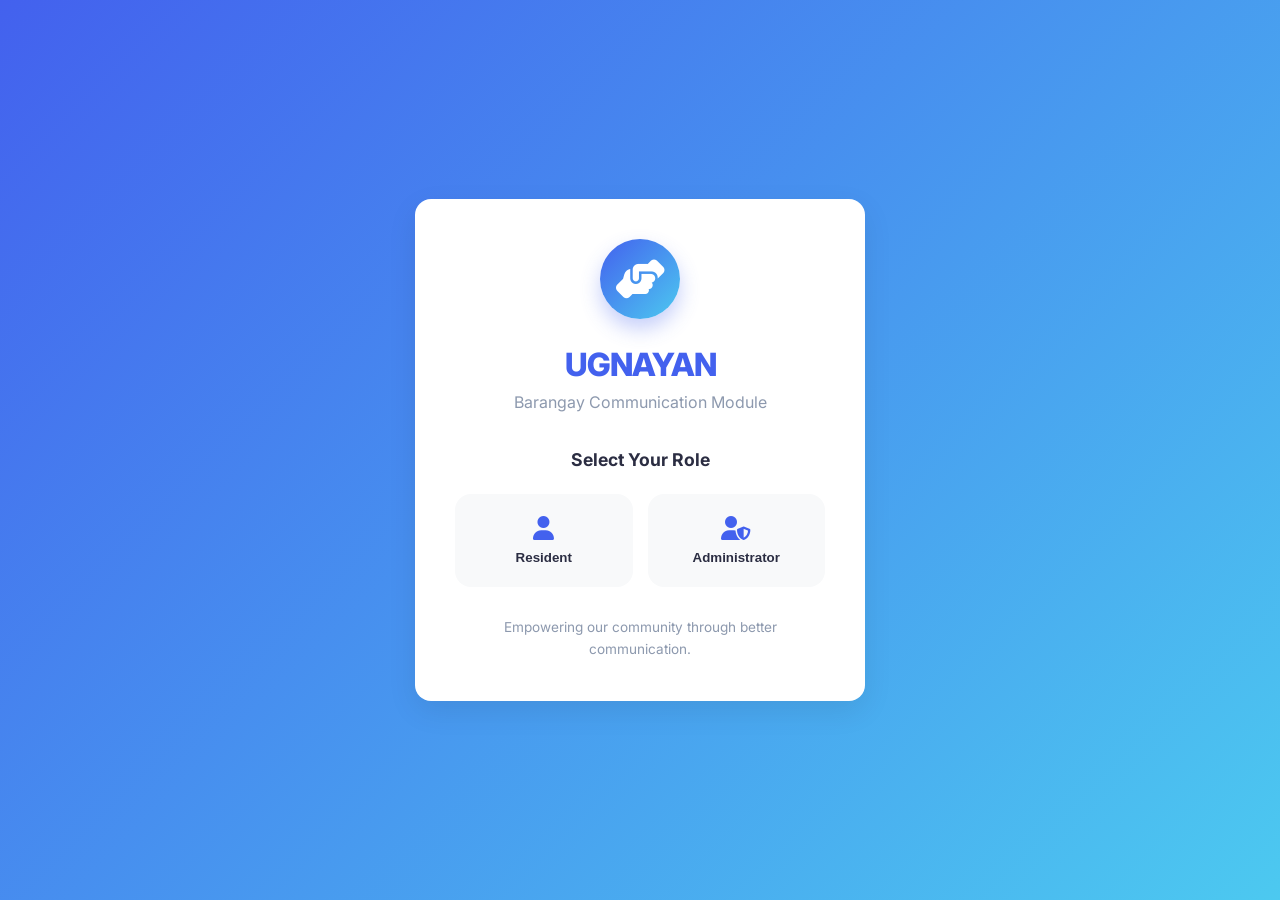
<file: 02/index.html>
<!DOCTYPE html>
<html lang="en">
<head>
    <meta charset="UTF-8">
    <meta name="viewport" content="width=device-width, initial-scale=1.0">
    <title>UGNAYAN | Barangay Communication System</title>
    <link rel="stylesheet" href="style.css">
    <!-- Google Fonts: Inter for modern typography -->
    <link href="https://fonts.googleapis.com/css2?family=Inter:wght@300;400;500;600;700&display=swap" rel="stylesheet">
    <!-- Font Awesome for icons -->
    <link rel="stylesheet" href="https://cdnjs.cloudflare.com/ajax/libs/font-awesome/6.4.0/css/all.min.css">
</head>
<body>
    <!-- Login Screen -->
    <div id="login-screen" class="screen active">
        <div class="login-card">
            <div class="login-header">
                <div class="logo-circle">
                    <i class="fas fa-hands-helping"></i>
                </div>
                <h1>UGNAYAN</h1>
                <p>Barangay Communication Module</p>
            </div>
            <div class="role-selection">
                <h3>Select Your Role</h3>
                <div class="role-buttons">
                    <button class="role-btn" onclick="app.login('resident')">
                        <i class="fas fa-user"></i>
                        <span>Resident</span>
                    </button>
                    <button class="role-btn" onclick="app.login('admin')">
                        <i class="fas fa-user-shield"></i>
                        <span>Administrator</span>
                    </button>
                </div>
            </div>
            <div class="login-footer">
                <p>Empowering our community through better communication.</p>
            </div>
        </div>
    </div>

    <!-- Main App Layout -->
    <div id="app-screen" class="screen">
        <!-- Sidebar -->
        <aside class="sidebar">
            <div class="sidebar-header">
                <i class="fas fa-hands-helping"></i>
                <span>UGNAYAN</span>
            </div>
            <nav class="sidebar-nav">
                <!-- Resident Nav -->
                <div id="resident-nav" class="nav-group">
                    <button class="nav-item active" onclick="app.switchTab('new-message')">
                        <i class="fas fa-paper-plane"></i> <span>Send Message</span>
                    </button>
                    <button class="nav-item" onclick="app.switchTab('history')">
                        <i class="fas fa-history"></i> <span>My History</span>
                    </button>
                    <button class="nav-item" onclick="app.switchTab('feedback')">
                        <i class="fas fa-star"></i> <span>Feedback</span>
                    </button>
                </div>
                <!-- Admin Nav -->
                <div id="admin-nav" class="nav-group hidden">
                    <button class="nav-item active" onclick="app.switchTab('inbox')">
                        <i class="fas fa-inbox"></i> <span>Inbox</span>
                    </button>
                    <button class="nav-item" onclick="app.switchTab('broadcast')">
                        <i class="fas fa-bullhorn"></i> <span>Broadcast</span>
                    </button>
                    <button class="nav-item" onclick="app.switchTab('logs')">
                        <i class="fas fa-list-alt"></i> <span>System Logs</span>
                    </button>
                </div>
            </nav>
            <div class="sidebar-footer">
                <div class="user-info">
                    <div class="user-avatar" id="user-avatar-initial">U</div>
                    <div class="user-details">
                        <span id="user-role-display">User</span>
                        <small>Online</small>
                    </div>
                </div>
                <button class="logout-btn" onclick="app.logout()">
                    <i class="fas fa-sign-out-alt"></i>
                </button>
            </div>
        </aside>

        <!-- Main Content -->
        <main class="content">
            <header class="content-header">
                <h2 id="tab-title">Dashboard</h2>
                <div class="header-actions">
                    <span id="current-date"></span>
                </div>
            </header>

            <div class="tab-content" id="main-content-area">
                <!-- RESIDENT TABS -->
                <!-- New Message Tab -->
                <section id="tab-new-message" class="tab-pane active">
                    <div class="card">
                        <h3>Send an Inquiry or Report</h3>
                        <p>Select a category and describe your concern clearly.</p>
                        <form id="message-form" onsubmit="app.sendMessage(event)">
                            <div class="form-group">
                                <label>Category</label>
                                <select id="msg-category" required>
                                    <option value="" disabled selected>Choose a category...</option>
                                    <option value="Complaint">Complaint</option>
                                    <option value="Request">Request</option>
                                    <option value="Inquiry">Inquiry</option>
                                </select>
                            </div>
                            <div class="form-group">
                                <label>Your Message</label>
                                <textarea id="msg-content" placeholder="Type your message here..." required></textarea>
                            </div>
                            <button type="submit" class="btn-primary">
                                <i class="fas fa-paper-plane"></i> Send Message
                            </button>
                        </form>
                    </div>
                </section>

                <!-- History Tab -->
                <section id="tab-history" class="tab-pane">
                    <div class="chat-container" id="resident-chat-history">
                        <!-- Messages will be loaded here -->
                        <div class="empty-state">
                            <i class="fas fa-comments"></i>
                            <p>No messages yet. Start a conversation!</p>
                        </div>
                    </div>
                </section>

                <!-- Feedback Tab -->
                <section id="tab-feedback" class="tab-pane">
                    <div class="card">
                        <h3>Community Feedback</h3>
                        <p>How can we improve our services?</p>
                        <form id="feedback-form" onsubmit="app.submitFeedback(event)">
                            <div class="form-group">
                                <label>Rating</label>
                                <div class="rating-stars">
                                    <input type="radio" name="rating" value="5" id="star5"><label for="star5">★</label>
                                    <input type="radio" name="rating" value="4" id="star4"><label for="star4">★</label>
                                    <input type="radio" name="rating" value="3" id="star3"><label for="star3">★</label>
                                    <input type="radio" name="rating" value="2" id="star2"><label for="star2">★</label>
                                    <input type="radio" name="rating" value="1" id="star1"><label for="star1">★</label>
                                </div>
                            </div>
                            <div class="form-group">
                                <label>Comments</label>
                                <textarea id="feedback-content" placeholder="Share your thoughts..." required></textarea>
                            </div>
                            <button type="submit" class="btn-primary">Submit Feedback</button>
                        </form>
                    </div>
                </section>

                <!-- ADMIN TABS -->
                <!-- Inbox Tab -->
                <section id="tab-inbox" class="tab-pane">
                    <div class="admin-inbox-layout">
                        <div class="message-list" id="admin-message-list">
                            <!-- Message list items -->
                        </div>
                        <div class="message-detail" id="admin-message-detail">
                            <div class="empty-state">
                                <i class="fas fa-envelope-open"></i>
                                <p>Select a message to view details and reply.</p>
                            </div>
                        </div>
                    </div>
                </section>

                <!-- Broadcast Tab -->
                <section id="tab-broadcast" class="tab-pane">
                    <div class="card">
                        <h3>Send Broadcast Announcement</h3>
                        <p>This message will be visible to all residents.</p>
                        <form id="broadcast-form" onsubmit="app.sendBroadcast(event)">
                            <div class="form-group">
                                <label>Announcement Title</label>
                                <input type="text" id="broadcast-title" placeholder="e.g., General Assembly" required>
                            </div>
                            <div class="form-group">
                                <label>Content</label>
                                <textarea id="broadcast-content" placeholder="Type the announcement details..." required></textarea>
                            </div>
                            <button type="submit" class="btn-accent">
                                <i class="fas fa-bullhorn"></i> Post Announcement
                            </button>
                        </form>
                    </div>
                    <div class="card mt-20">
                        <h3>Recent Broadcasts</h3>
                        <div id="broadcast-history-list">
                            <!-- Broadcasts will be listed here -->
                        </div>
                    </div>
                </section>

                <!-- Logs Tab -->
                <section id="tab-logs" class="tab-pane">
                    <div class="card">
                        <div class="card-header-flex">
                            <h3>Communication Logs</h3>
                            <button class="btn-outline btn-sm" onclick="app.clearLogs()">Clear Logs</button>
                        </div>
                        <div class="table-container">
                            <table class="data-table">
                                <thead>
                                    <tr>
                                        <th>Timestamp</th>
                                        <th>User</th>
                                        <th>Action</th>
                                        <th>Details</th>
                                    </tr>
                                </thead>
                                <tbody id="logs-table-body">
                                    <!-- Logs will be loaded here -->
                                </tbody>
                            </table>
                        </div>
                    </div>
                </section>
            </div>
        </main>
    </div>

    <!-- Toast Notification -->
    <div id="toast" class="toast">Message sent successfully!</div>

    <script src="script.js"></script>
</body>
</html>
</file>
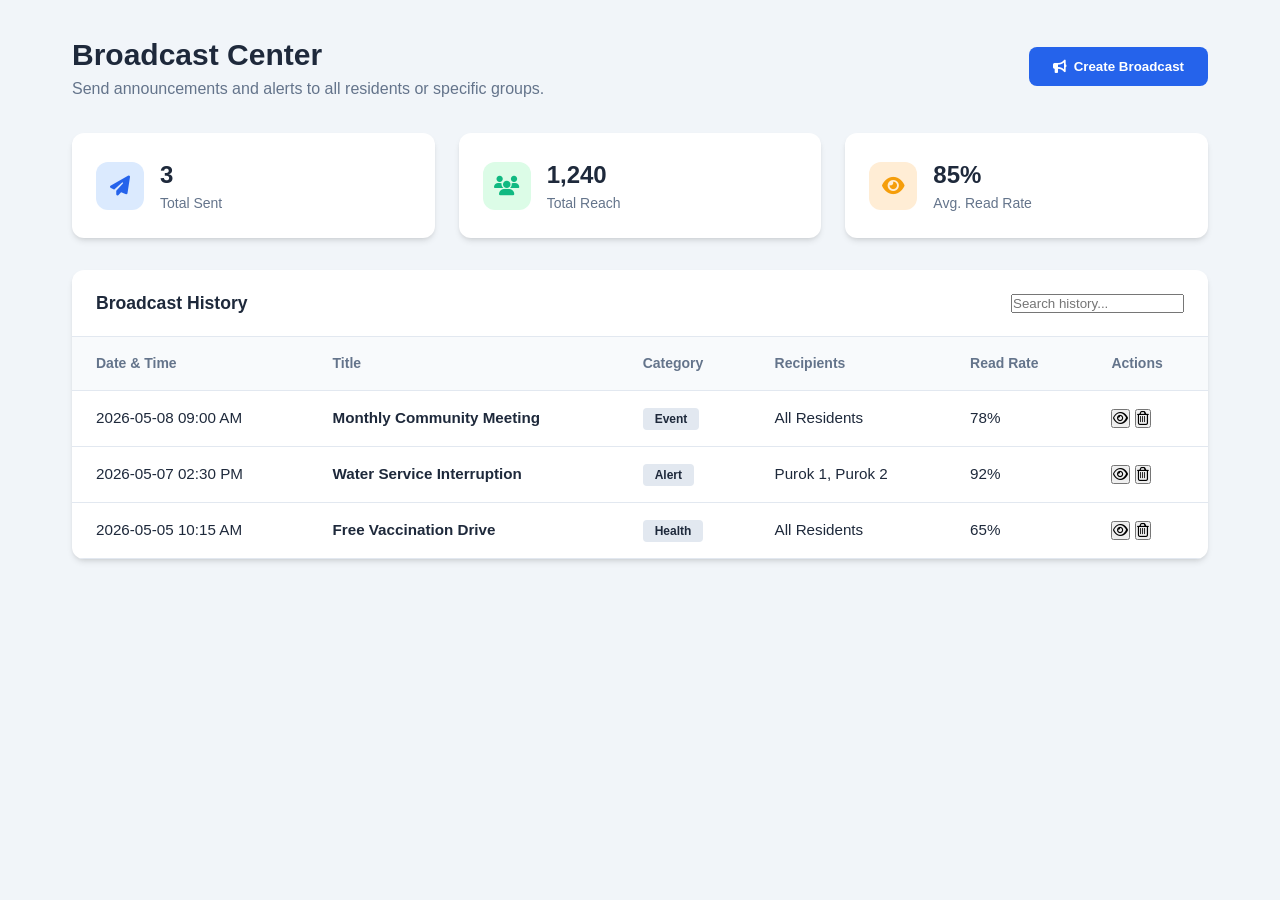
<file: ugnayan_modules/admin-broadcast/index.html>
<!DOCTYPE html>
<html lang="en">
<head>
    <meta charset="UTF-8">
    <meta name="viewport" content="width=device-width, initial-scale=1.0">
    <title>Admin Broadcast - Ugnayan</title>
    <link rel="stylesheet" href="styles.css">
    <link rel="stylesheet" href="https://cdnjs.cloudflare.com/ajax/libs/font-awesome/6.4.0/css/all.min.css">
</head>
<body>
    <div class="container">
        <header class="page-header">
            <div class="header-content">
                <h1>Broadcast Center</h1>
                <p>Send announcements and alerts to all residents or specific groups.</p>
            </div>
            <button id="new-broadcast-btn" class="btn-primary"><i class="fas fa-bullhorn"></i> Create Broadcast</button>
        </header>

        <div class="dashboard-grid">
            <!-- Broadcast Form Section -->
            <section id="broadcast-form-section" class="card hidden">
                <div class="card-header">
                    <h2>New Broadcast Message</h2>
                    <button id="close-form" class="btn-close">&times;</button>
                </div>
                <form id="broadcast-form">
                    <div class="form-row">
                        <div class="form-group">
                            <label for="title">Broadcast Title</label>
                            <input type="text" id="title" placeholder="e.g., Community Meeting" required>
                        </div>
                        <div class="form-group">
                            <label for="category">Category</label>
                            <select id="category" required>
                                <option value="Announcement">Announcement</option>
                                <option value="Alert">Alert</option>
                                <option value="Event">Event</option>
                                <option value="Reminder">Reminder</option>
                                <option value="Health">Health</option>
                            </select>
                        </div>
                    </div>

                    <div class="form-row">
                        <div class="form-group">
                            <label for="recipients">Recipients</label>
                            <select id="recipients" required>
                                <option value="All Residents">All Residents</option>
                                <option value="Purok 1">Purok 1</option>
                                <option value="Purok 2">Purok 2</option>
                                <option value="Purok 3">Purok 3</option>
                                <option value="Purok 4">Purok 4</option>
                                <option value="BHW Team">BHW Team</option>
                            </select>
                        </div>
                        <div class="form-group">
                            <label for="priority">Priority Level</label>
                            <div class="priority-selector">
                                <label class="priority-option">
                                    <input type="radio" name="priority" value="Normal" checked>
                                    <span class="priority-tag normal">Normal</span>
                                </label>
                                <label class="priority-option">
                                    <input type="radio" name="priority" value="High">
                                    <span class="priority-tag high">High</span>
                                </label>
                                <label class="priority-option">
                                    <input type="radio" name="priority" value="Urgent">
                                    <span class="priority-tag urgent">Urgent</span>
                                </label>
                            </div>
                        </div>
                    </div>

                    <div class="form-group">
                        <label for="message">Message Content</label>
                        <textarea id="message" rows="6" placeholder="Type your broadcast message here..." required></textarea>
                    </div>

                    <div class="form-actions">
                        <button type="button" id="preview-btn" class="btn-secondary">Preview</button>
                        <button type="submit" class="btn-primary">Send Broadcast Now</button>
                    </div>
                </form>
            </section>

            <!-- Stats Section -->
            <section class="stats-row">
                <div class="stat-card">
                    <div class="stat-icon blue"><i class="fas fa-paper-plane"></i></div>
                    <div class="stat-info">
                        <span class="stat-value" id="total-broadcasts">12</span>
                        <span class="stat-label">Total Sent</span>
                    </div>
                </div>
                <div class="stat-card">
                    <div class="stat-icon green"><i class="fas fa-users"></i></div>
                    <div class="stat-info">
                        <span class="stat-value">1,240</span>
                        <span class="stat-label">Total Reach</span>
                    </div>
                </div>
                <div class="stat-card">
                    <div class="stat-icon orange"><i class="fas fa-eye"></i></div>
                    <div class="stat-info">
                        <span class="stat-value">85%</span>
                        <span class="stat-label">Avg. Read Rate</span>
                    </div>
                </div>
            </section>

            <!-- History Section -->
            <section class="card">
                <div class="card-header">
                    <h2>Broadcast History</h2>
                    <div class="header-tools">
                        <input type="text" id="search-history" placeholder="Search history...">
                    </div>
                </div>
                <div class="table-container">
                    <table id="history-table">
                        <thead>
                            <tr>
                                <th>Date & Time</th>
                                <th>Title</th>
                                <th>Category</th>
                                <th>Recipients</th>
                                <th>Read Rate</th>
                                <th>Actions</th>
                            </tr>
                        </thead>
                        <tbody id="history-body">
                            <!-- History items will be populated here -->
                        </tbody>
                    </table>
                </div>
            </section>
        </div>
    </div>

    <!-- Preview Modal -->
    <div id="preview-modal" class="modal hidden">
        <div class="modal-content preview-content">
            <div class="modal-header">
                <h3>Broadcast Preview</h3>
                <button class="close-modal">&times;</button>
            </div>
            <div class="preview-body">
                <div class="preview-card">
                    <div class="preview-header">
                        <span id="preview-category-tag" class="category-tag">Announcement</span>
                        <span id="preview-priority-tag" class="priority-tag normal">Normal</span>
                    </div>
                    <h2 id="preview-title">Title Goes Here</h2>
                    <p id="preview-message">Message content goes here...</p>
                    <div class="preview-footer">
                        <span>Sent by: Barangay Admin</span>
                        <span id="preview-date">Just now</span>
                    </div>
                </div>
            </div>
            <div class="modal-footer">
                <button class="btn-secondary close-modal">Edit Message</button>
                <button id="confirm-send" class="btn-primary">Confirm & Send</button>
            </div>
        </div>
    </div>

    <script src="script.js"></script>
</body>
</html>
</file>
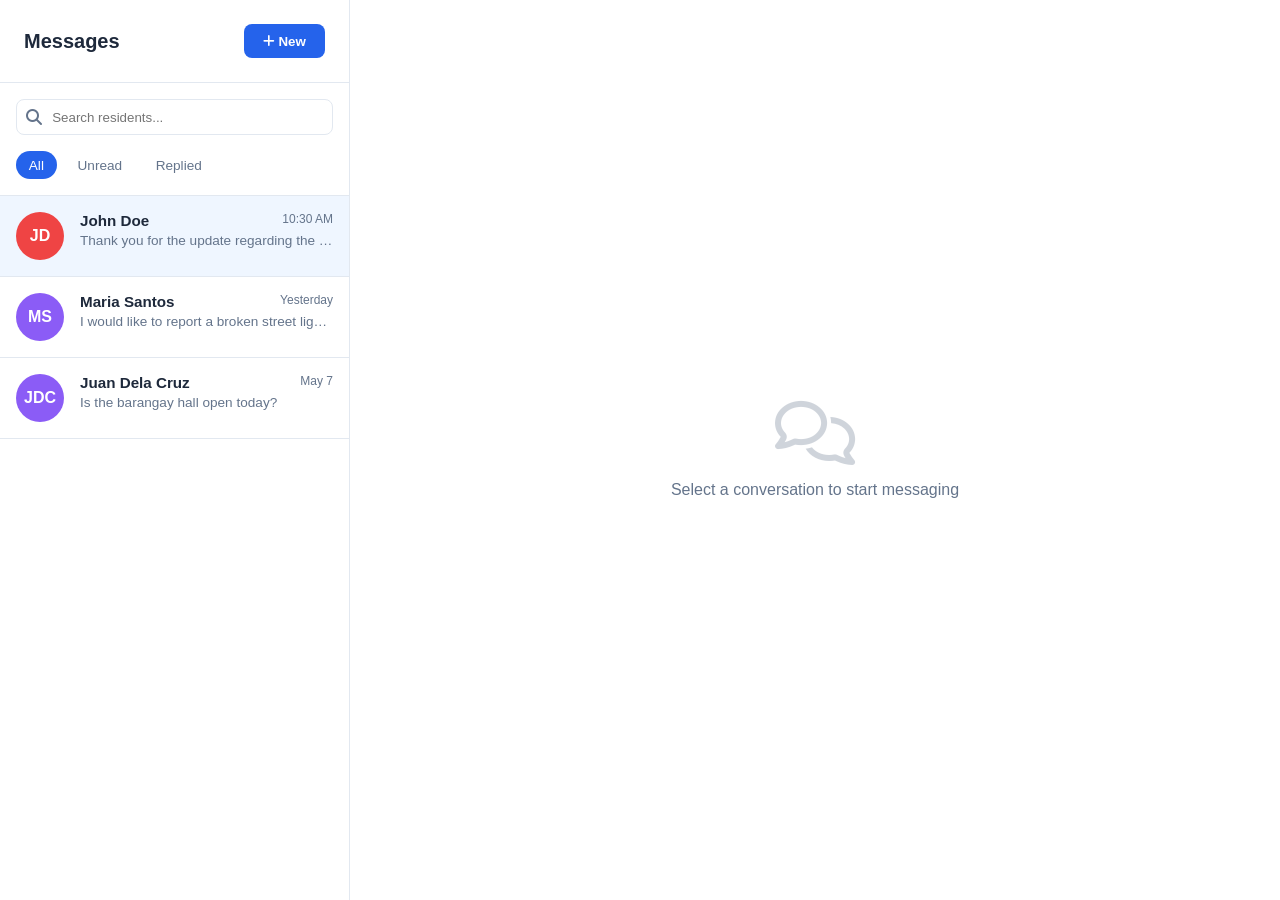
<file: ugnayan_modules/admin-messages/index.html>
<!DOCTYPE html>
<html lang="en">
<head>
    <meta charset="UTF-8">
    <meta name="viewport" content="width=device-width, initial-scale=1.0">
    <title>Admin Messages - Ugnayan</title>
    <link rel="stylesheet" href="styles.css">
    <link rel="stylesheet" href="https://cdnjs.cloudflare.com/ajax/libs/font-awesome/6.4.0/css/all.min.css">
</head>
<body>
    <div class="app-container">
        <!-- Sidebar for Message List -->
        <aside class="message-sidebar">
            <div class="sidebar-header">
                <h2>Messages</h2>
                <button id="new-message-btn" class="btn-primary"><i class="fas fa-plus"></i> New</button>
            </div>
            <div class="search-filter-container">
                <div class="search-box">
                    <i class="fas fa-search"></i>
                    <input type="text" id="search-messages" placeholder="Search residents...">
                </div>
                <div class="filter-tabs">
                    <button class="filter-tab active" data-filter="all">All</button>
                    <button class="filter-tab" data-filter="unread">Unread</button>
                    <button class="filter-tab" data-filter="replied">Replied</button>
                </div>
            </div>
            <div id="message-list" class="message-list">
                <!-- Messages will be populated here -->
            </div>
        </aside>

        <!-- Main Content for Message Detail -->
        <main class="message-detail">
            <div id="no-selection" class="empty-state">
                <i class="far fa-comments"></i>
                <p>Select a conversation to start messaging</p>
            </div>
            
            <div id="conversation-view" class="conversation-view hidden">
                <header class="conversation-header">
                    <div class="user-info">
                        <div class="avatar" id="active-avatar">JD</div>
                        <div>
                            <h3 id="active-user-name">John Doe</h3>
                            <span class="status-online">Resident • Purok 1</span>
                        </div>
                    </div>
                    <div class="header-actions">
                        <button id="delete-convo-btn" class="btn-icon" title="Delete Conversation"><i class="far fa-trash-alt"></i></button>
                    </div>
                </header>
                
                <div id="chat-history" class="chat-history">
                    <!-- Chat bubbles will be populated here -->
                </div>
                
                <footer class="chat-input-area">
                    <div class="input-wrapper">
                        <textarea id="reply-input" placeholder="Type your reply here..." rows="1"></textarea>
                        <button id="send-reply-btn" class="btn-send"><i class="fas fa-paper-plane"></i></button>
                    </div>
                </footer>
            </div>
        </main>
    </div>

    <!-- New Message Modal -->
    <div id="new-message-modal" class="modal hidden">
        <div class="modal-content">
            <div class="modal-header">
                <h3>New Message</h3>
                <button class="close-modal">&times;</button>
            </div>
            <form id="new-message-form">
                <div class="form-group">
                    <label for="recipient">Recipient</label>
                    <select id="recipient" required>
                        <option value="">Select Resident</option>
                        <option value="John Doe">John Doe (Purok 1)</option>
                        <option value="Maria Santos">Maria Santos (Purok 3)</option>
                        <option value="Juan Dela Cruz">Juan Dela Cruz (Purok 2)</option>
                        <option value="Elena Reyes">Elena Reyes (Purok 4)</option>
                    </select>
                </div>
                <div class="form-group">
                    <label for="message-body">Message</label>
                    <textarea id="message-body" rows="5" placeholder="Write your message..." required></textarea>
                </div>
                <div class="modal-footer">
                    <button type="button" class="btn-secondary close-modal">Cancel</button>
                    <button type="submit" class="btn-primary">Send Message</button>
                </div>
            </form>
        </div>
    </div>

    <script src="script.js"></script>
</body>
</html>
</file>
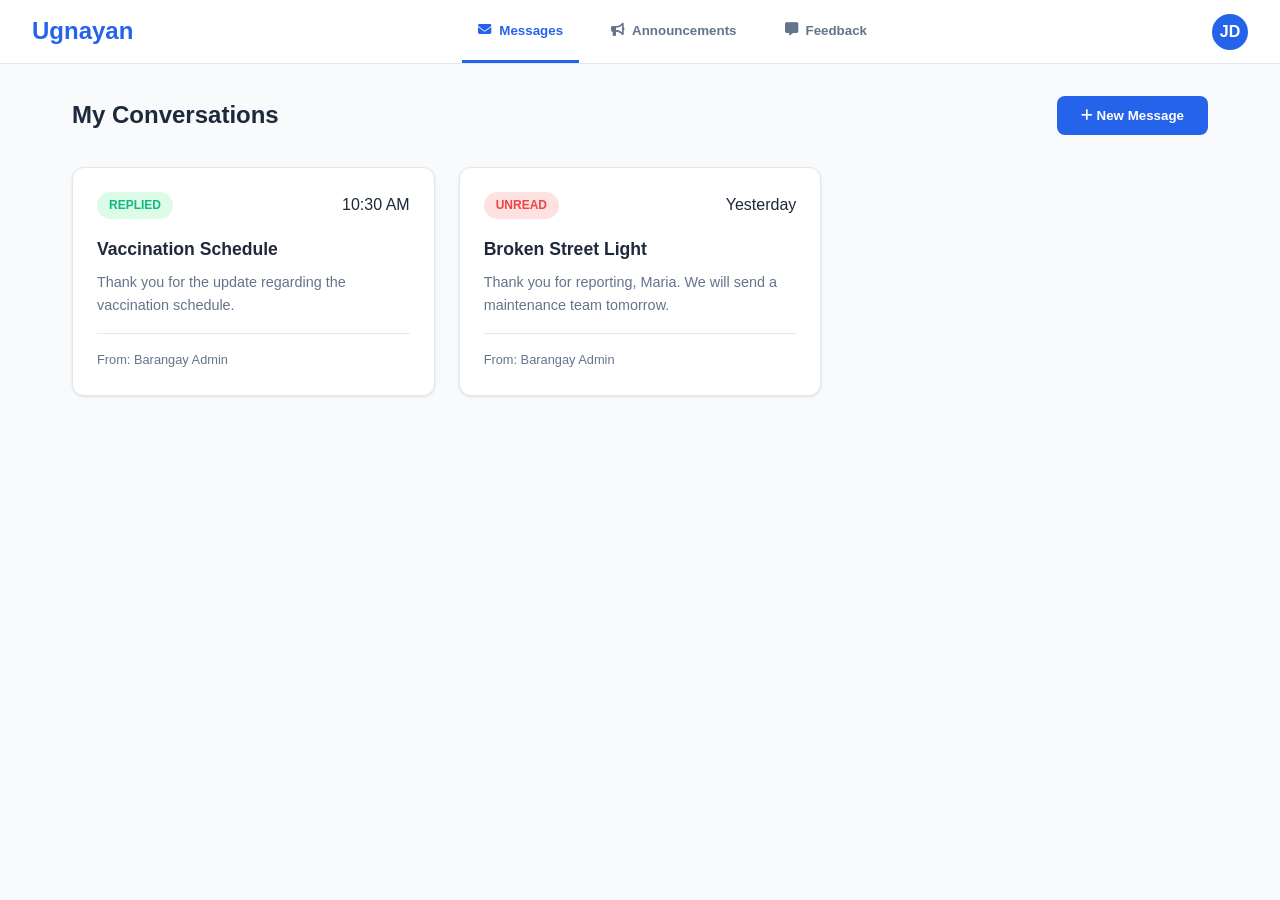
<file: ugnayan_modules/resident-messages/index.html>
<!DOCTYPE html>
<html lang="en">
<head>
    <meta charset="UTF-8">
    <meta name="viewport" content="width=device-width, initial-scale=1.0">
    <title>Resident Portal - Ugnayan</title>
    <link rel="stylesheet" href="styles.css">
    <link rel="stylesheet" href="https://cdnjs.cloudflare.com/ajax/libs/font-awesome/6.4.0/css/all.min.css">
</head>
<body>
    <div class="app-wrapper">
        <nav class="top-nav">
            <div class="logo">Ugnayan</div>
            <div class="nav-tabs">
                <button class="nav-tab active" data-tab="messages">
                    <i class="fas fa-envelope"></i> <span>Messages</span>
                </button>
                <button class="nav-tab" data-tab="announcements">
                    <i class="fas fa-bullhorn"></i> <span>Announcements</span>
                </button>
                <button class="nav-tab" data-tab="feedback">
                    <i class="fas fa-comment-alt"></i> <span>Feedback</span>
                </button>
            </div>
            <div class="user-profile">
                <div class="avatar">JD</div>
            </div>
        </nav>

        <main class="content-area">
            <!-- Messages Tab -->
            <section id="messages-tab" class="tab-content">
                <div class="section-header">
                    <h2>My Conversations</h2>
                    <button id="new-msg-btn" class="btn-primary"><i class="fas fa-plus"></i> New Message</button>
                </div>
                <div id="messages-grid" class="grid-layout">
                    <!-- Message cards will be populated here -->
                </div>
            </section>

            <!-- Announcements Tab -->
            <section id="announcements-tab" class="tab-content hidden">
                <div class="section-header">
                    <h2>Barangay Announcements</h2>
                </div>
                <div id="announcements-grid" class="grid-layout">
                    <!-- Announcement cards will be populated here -->
                </div>
            </section>

            <!-- Feedback Tab -->
            <section id="feedback-tab" class="tab-content hidden">
                <div class="feedback-container">
                    <div class="feedback-form-card">
                        <h2>Submit Feedback</h2>
                        <p>Your feedback helps us improve our services.</p>
                        <form id="feedback-form">
                            <div class="form-group">
                                <label>Rating</label>
                                <div class="star-rating">
                                    <input type="radio" name="rating" value="5" id="star5"><label for="star5">★</label>
                                    <input type="radio" name="rating" value="4" id="star4"><label for="star4">★</label>
                                    <input type="radio" name="rating" value="3" id="star3"><label for="star3">★</label>
                                    <input type="radio" name="rating" value="2" id="star2"><label for="star2">★</label>
                                    <input type="radio" name="rating" value="1" id="star1"><label for="star1">★</label>
                                </div>
                            </div>
                            <div class="form-group">
                                <label for="fb-category">Category</label>
                                <select id="fb-category" required>
                                    <option value="General">General Feedback</option>
                                    <option value="Service">Barangay Service</option>
                                    <option value="Infrastructure">Infrastructure</option>
                                    <option value="Health">Health Services</option>
                                    <option value="Security">Security/Peace & Order</option>
                                </select>
                            </div>
                            <div class="form-group">
                                <label for="fb-comment">Your Comments</label>
                                <textarea id="fb-comment" rows="4" placeholder="Tell us more..." required></textarea>
                            </div>
                            <button type="submit" class="btn-primary btn-block">Submit Feedback</button>
                        </form>
                    </div>
                    <div class="feedback-history">
                        <h3>My Recent Feedback</h3>
                        <div id="feedback-list">
                            <!-- Feedback items will be populated here -->
                        </div>
                    </div>
                </div>
            </section>
        </main>
    </div>

    <!-- Message Detail Modal -->
    <div id="msg-modal" class="modal hidden">
        <div class="modal-content">
            <div class="modal-header">
                <h3 id="modal-title">Conversation</h3>
                <button class="close-modal">&times;</button>
            </div>
            <div id="modal-chat-history" class="chat-history">
                <!-- Chat bubbles -->
            </div>
            <div class="modal-footer">
                <div class="reply-box">
                    <input type="text" id="modal-reply-input" placeholder="Type a reply...">
                    <button id="modal-send-btn" class="btn-send"><i class="fas fa-paper-plane"></i></button>
                </div>
            </div>
        </div>
    </div>

    <!-- New Message Modal -->
    <div id="new-msg-modal" class="modal hidden">
        <div class="modal-content">
            <div class="modal-header">
                <h3>New Message to Admin</h3>
                <button class="close-modal">&times;</button>
            </div>
            <form id="new-msg-form" class="p-4">
                <div class="form-group">
                    <label for="msg-subject">Subject</label>
                    <input type="text" id="msg-subject" placeholder="What is this about?" required>
                </div>
                <div class="form-group">
                    <label for="msg-body">Message</label>
                    <textarea id="msg-body" rows="5" placeholder="Write your message here..." required></textarea>
                </div>
                <div class="modal-footer">
                    <button type="button" class="btn-secondary close-modal">Cancel</button>
                    <button type="submit" class="btn-primary">Send Message</button>
                </div>
            </form>
        </div>
    </div>

    <script src="script.js"></script>
</body>
</html>
</file>
<file: 02/style.css>
:root {
    --primary: #4361ee;
    --primary-light: #4895ef;
    --secondary: #4cc9f0;
    --accent: #f72585;
    --success: #4caf50;
    --warning: #ff9800;
    --danger: #f44336;
    --bg-gradient: linear-gradient(135deg, #4361ee 0%, #4cc9f0 100%);
    --bg-light: #f8f9fa;
    --text-dark: #2b2d42;
    --text-muted: #8d99ae;
    --white: #ffffff;
    --shadow: 0 10px 30px rgba(0, 0, 0, 0.08);
    --radius: 16px;
    --sidebar-width: 260px;
    --transition: all 0.3s ease;
}

* {
    margin: 0;
    padding: 0;
    box-sizing: border-box;
}

body {
    font-family: 'Inter', 'Segoe UI', Tahoma, Geneva, Verdana, sans-serif;
    background-color: var(--bg-light);
    color: var(--text-dark);
    line-height: 1.6;
    overflow-x: hidden;
}

/* Utility Classes */
.hidden { display: none !important; }
.mt-20 { margin-top: 20px; }
.btn-sm { padding: 6px 12px; font-size: 0.85rem; }

/* Screens */
.screen {
    min-height: 100vh;
    display: none;
}

.screen.active {
    display: flex;
}

/* Login Screen */
#login-screen {
    background: var(--bg-gradient);
    align-items: center;
    justify-content: center;
    padding: 20px;
}

.login-card {
    background: var(--white);
    padding: 40px;
    border-radius: var(--radius);
    box-shadow: var(--shadow);
    width: 100%;
    max-width: 450px;
    text-align: center;
    animation: slideUp 0.5s ease-out;
}

@keyframes slideUp {
    from { opacity: 0; transform: translateY(30px); }
    to { opacity: 1; transform: translateY(0); }
}

.logo-circle {
    width: 80px;
    height: 80px;
    background: var(--bg-gradient);
    border-radius: 50%;
    display: flex;
    align-items: center;
    justify-content: center;
    margin: 0 auto 20px;
    color: var(--white);
    font-size: 2.5rem;
    box-shadow: 0 10px 20px rgba(67, 97, 238, 0.3);
}

.login-header h1 {
    font-size: 2rem;
    font-weight: 800;
    color: var(--primary);
    letter-spacing: -1px;
}

.login-header p {
    color: var(--text-muted);
    margin-bottom: 30px;
}

.role-selection h3 {
    margin-bottom: 20px;
    font-size: 1.1rem;
    color: var(--text-dark);
}

.role-buttons {
    display: grid;
    grid-template-columns: 1fr 1fr;
    gap: 15px;
    margin-bottom: 30px;
}

.role-btn {
    background: var(--bg-light);
    border: 2px solid transparent;
    padding: 20px;
    border-radius: var(--radius);
    cursor: pointer;
    transition: var(--transition);
    display: flex;
    flex-direction: column;
    align-items: center;
    gap: 10px;
}

.role-btn i {
    font-size: 1.5rem;
    color: var(--primary);
}

.role-btn span {
    font-weight: 600;
    color: var(--text-dark);
}

.role-btn:hover {
    background: var(--white);
    border-color: var(--primary);
    transform: translateY(-5px);
    box-shadow: 0 5px 15px rgba(0,0,0,0.05);
}

.login-footer p {
    font-size: 0.85rem;
    color: var(--text-muted);
}

/* Main App Layout */
#app-screen {
    background: #f0f2f5;
}

/* Sidebar */
.sidebar {
    width: var(--sidebar-width);
    background: var(--white);
    height: 100vh;
    display: flex;
    flex-direction: column;
    border-right: 1px solid rgba(0,0,0,0.05);
    position: fixed;
    left: 0;
    top: 0;
    z-index: 100;
}

.sidebar-header {
    padding: 30px 25px;
    display: flex;
    align-items: center;
    gap: 12px;
    font-size: 1.4rem;
    font-weight: 800;
    color: var(--primary);
}

.sidebar-nav {
    flex: 1;
    padding: 10px 15px;
}

.nav-item {
    width: 100%;
    padding: 12px 15px;
    margin-bottom: 8px;
    border: none;
    background: transparent;
    border-radius: 12px;
    display: flex;
    align-items: center;
    gap: 12px;
    color: var(--text-muted);
    font-weight: 500;
    cursor: pointer;
    transition: var(--transition);
    text-align: left;
}

.nav-item i {
    font-size: 1.1rem;
    width: 20px;
}

.nav-item:hover {
    background: var(--bg-light);
    color: var(--primary);
}

.nav-item.active {
    background: var(--primary);
    color: var(--white);
    box-shadow: 0 4px 12px rgba(67, 97, 238, 0.2);
}

.sidebar-footer {
    padding: 20px;
    border-top: 1px solid rgba(0,0,0,0.05);
    display: flex;
    align-items: center;
    justify-content: space-between;
}

.user-info {
    display: flex;
    align-items: center;
    gap: 10px;
}

.user-avatar {
    width: 40px;
    height: 40px;
    background: var(--bg-gradient);
    border-radius: 50%;
    display: flex;
    align-items: center;
    justify-content: center;
    color: var(--white);
    font-weight: 700;
}

.user-details {
    display: flex;
    flex-direction: column;
}

.user-details span {
    font-weight: 600;
    font-size: 0.9rem;
    line-height: 1.2;
}

.user-details small {
    color: var(--success);
    font-size: 0.75rem;
    font-weight: 500;
}

.logout-btn {
    background: transparent;
    border: none;
    color: var(--text-muted);
    cursor: pointer;
    font-size: 1.2rem;
    transition: var(--transition);
}

.logout-btn:hover {
    color: var(--danger);
}

/* Content Area */
.content {
    flex: 1;
    margin-left: var(--sidebar-width);
    padding: 30px;
    min-height: 100vh;
}

.content-header {
    display: flex;
    justify-content: space-between;
    align-items: center;
    margin-bottom: 30px;
}

.content-header h2 {
    font-size: 1.8rem;
    font-weight: 700;
}

.header-actions {
    color: var(--text-muted);
    font-weight: 500;
}

/* Cards */
.card {
    background: var(--white);
    padding: 25px;
    border-radius: var(--radius);
    box-shadow: var(--shadow);
    margin-bottom: 25px;
}

.card h3 {
    margin-bottom: 10px;
    font-size: 1.2rem;
}

.card p {
    color: var(--text-muted);
    margin-bottom: 20px;
}

.card-header-flex {
    display: flex;
    justify-content: space-between;
    align-items: center;
    margin-bottom: 20px;
}

/* Forms */
.form-group {
    margin-bottom: 20px;
}

.form-group label {
    display: block;
    margin-bottom: 8px;
    font-weight: 600;
    font-size: 0.9rem;
}

input, select, textarea {
    width: 100%;
    padding: 12px 15px;
    border: 2px solid #edf2f7;
    border-radius: 10px;
    font-family: inherit;
    font-size: 1rem;
    transition: var(--transition);
}

input:focus, select:focus, textarea:focus {
    outline: none;
    border-color: var(--primary);
    background: var(--white);
}

textarea {
    min-height: 120px;
    resize: vertical;
}

/* Buttons */
.btn-primary {
    background: var(--primary);
    color: var(--white);
    border: none;
    padding: 12px 25px;
    border-radius: 10px;
    font-weight: 600;
    cursor: pointer;
    transition: var(--transition);
    display: inline-flex;
    align-items: center;
    gap: 8px;
}

.btn-primary:hover {
    background: var(--primary-light);
    transform: translateY(-2px);
    box-shadow: 0 5px 15px rgba(67, 97, 238, 0.3);
}

.btn-accent {
    background: var(--accent);
    color: var(--white);
    border: none;
    padding: 12px 25px;
    border-radius: 10px;
    font-weight: 600;
    cursor: pointer;
    transition: var(--transition);
}

.btn-outline {
    background: transparent;
    border: 2px solid #edf2f7;
    color: var(--text-dark);
    padding: 10px 20px;
    border-radius: 10px;
    font-weight: 600;
    cursor: pointer;
    transition: var(--transition);
}

.btn-outline:hover {
    border-color: var(--primary);
    color: var(--primary);
}

/* Chat Interface */
.chat-container {
    display: flex;
    flex-direction: column;
    gap: 15px;
    max-width: 800px;
    margin: 0 auto;
}

.chat-bubble {
    max-width: 80%;
    padding: 15px 20px;
    border-radius: 20px;
    position: relative;
    animation: fadeIn 0.3s ease;
}

@keyframes fadeIn {
    from { opacity: 0; transform: scale(0.95); }
    to { opacity: 1; transform: scale(1); }
}

.chat-bubble.resident {
    align-self: flex-end;
    background: var(--primary);
    color: var(--white);
    border-bottom-right-radius: 4px;
}

.chat-bubble.admin {
    align-self: flex-start;
    background: var(--white);
    color: var(--text-dark);
    border-bottom-left-radius: 4px;
    box-shadow: 0 2px 10px rgba(0,0,0,0.05);
}

.chat-meta {
    font-size: 0.7rem;
    margin-top: 5px;
    opacity: 0.8;
    display: flex;
    justify-content: space-between;
}

.category-tag {
    display: inline-block;
    padding: 2px 8px;
    border-radius: 20px;
    font-size: 0.65rem;
    font-weight: 700;
    text-transform: uppercase;
    margin-bottom: 5px;
}

.tag-complaint { background: #ffebee; color: #c62828; }
.tag-request { background: #e8f5e9; color: #2e7d32; }
.tag-inquiry { background: #e3f2fd; color: #1565c0; }

/* Admin Inbox Layout */
.admin-inbox-layout {
    display: grid;
    grid-template-columns: 350px 1fr;
    gap: 20px;
    height: calc(100vh - 150px);
}

.message-list {
    background: var(--white);
    border-radius: var(--radius);
    overflow-y: auto;
    box-shadow: var(--shadow);
}

.message-item {
    padding: 20px;
    border-bottom: 1px solid #f0f2f5;
    cursor: pointer;
    transition: var(--transition);
}

.message-item:hover {
    background: #f8f9fa;
}

.message-item.active {
    background: #eef2ff;
    border-left: 4px solid var(--primary);
}

.message-item h4 {
    font-size: 0.95rem;
    margin-bottom: 5px;
    display: flex;
    justify-content: space-between;
}

.message-item p {
    font-size: 0.85rem;
    color: var(--text-muted);
    white-space: nowrap;
    overflow: hidden;
    text-overflow: ellipsis;
}

.message-detail {
    background: var(--white);
    border-radius: var(--radius);
    box-shadow: var(--shadow);
    display: flex;
    flex-direction: column;
}

.detail-header {
    padding: 20px;
    border-bottom: 1px solid #f0f2f5;
}

.detail-body {
    flex: 1;
    padding: 20px;
    overflow-y: auto;
}

.detail-footer {
    padding: 20px;
    border-top: 1px solid #f0f2f5;
}

/* Empty State */
.empty-state {
    display: flex;
    flex-direction: column;
    align-items: center;
    justify-content: center;
    height: 100%;
    color: var(--text-muted);
    text-align: center;
    padding: 40px;
}

.empty-state i {
    font-size: 3rem;
    margin-bottom: 15px;
    opacity: 0.3;
}

/* Tables */
.table-container {
    overflow-x: auto;
}

.data-table {
    width: 100%;
    border-collapse: collapse;
}

.data-table th {
    text-align: left;
    padding: 15px;
    background: #f8f9fa;
    font-weight: 600;
    font-size: 0.9rem;
    color: var(--text-muted);
}

.data-table td {
    padding: 15px;
    border-bottom: 1px solid #f0f2f5;
    font-size: 0.9rem;
}

/* Rating Stars */
.rating-stars {
    display: flex;
    flex-direction: row-reverse;
    justify-content: flex-end;
    gap: 5px;
}

.rating-stars input {
    display: none;
}

.rating-stars label {
    font-size: 2rem;
    color: #ddd;
    cursor: pointer;
    transition: var(--transition);
}

.rating-stars input:checked ~ label,
.rating-stars label:hover,
.rating-stars label:hover ~ label {
    color: #ffc107;
}

/* Toast */
.toast {
    position: fixed;
    bottom: 30px;
    right: 30px;
    background: var(--text-dark);
    color: var(--white);
    padding: 12px 25px;
    border-radius: 10px;
    box-shadow: 0 5px 15px rgba(0,0,0,0.2);
    transform: translateY(100px);
    opacity: 0;
    transition: all 0.4s cubic-bezier(0.175, 0.885, 0.32, 1.275);
    z-index: 1000;
}

.toast.show {
    transform: translateY(0);
    opacity: 1;
}

/* Responsive */
@media (max-width: 992px) {
    .admin-inbox-layout {
        grid-template-columns: 1fr;
    }
    
    .sidebar {
        width: 70px;
    }
    
    .sidebar-header span, .nav-item span, .user-details {
        display: none;
    }
    
    .content {
        margin-left: 70px;
    }
}

@media (max-width: 600px) {
    .role-buttons {
        grid-template-columns: 1fr;
    }
    
    .content {
        padding: 15px;
    }
    
    .chat-bubble {
        max-width: 95%;
    }
}
</file>
<file: ugnayan_modules/admin-broadcast/styles.css>
:root {
    --primary: #2563eb;
    --primary-dark: #1d4ed8;
    --secondary: #64748b;
    --success: #10b981;
    --warning: #f59e0b;
    --danger: #ef4444;
    --bg: #f1f5f9;
    --card-bg: #ffffff;
    --text: #1e293b;
    --text-light: #64748b;
    --border: #e2e8f0;
    --shadow: 0 4px 6px -1px rgb(0 0 0 / 0.1), 0 2px 4px -2px rgb(0 0 0 / 0.1);
}

* {
    box-sizing: border-box;
    margin: 0;
    padding: 0;
}

body {
    font-family: 'Inter', sans-serif;
    background-color: var(--bg);
    color: var(--text);
    line-height: 1.5;
}

.container {
    max-width: 1200px;
    margin: 0 auto;
    padding: 2rem;
}

.page-header {
    display: flex;
    justify-content: space-between;
    align-items: center;
    margin-bottom: 2rem;
}

.header-content h1 {
    font-size: 1.875rem;
    font-weight: 700;
    color: var(--text);
}

.header-content p {
    color: var(--text-light);
}

/* Cards */
.card {
    background: var(--card-bg);
    border-radius: 12px;
    box-shadow: var(--shadow);
    margin-bottom: 2rem;
    overflow: hidden;
}

.card-header {
    padding: 1.25rem 1.5rem;
    border-bottom: 1px solid var(--border);
    display: flex;
    justify-content: space-between;
    align-items: center;
}

.card-header h2 {
    font-size: 1.1rem;
    font-weight: 600;
}

/* Stats */
.stats-row {
    display: grid;
    grid-template-columns: repeat(auto-fit, minmax(240px, 1fr));
    gap: 1.5rem;
    margin-bottom: 2rem;
}

.stat-card {
    background: var(--card-bg);
    padding: 1.5rem;
    border-radius: 12px;
    box-shadow: var(--shadow);
    display: flex;
    align-items: center;
    gap: 1rem;
}

.stat-icon {
    width: 48px;
    height: 48px;
    border-radius: 12px;
    display: flex;
    align-items: center;
    justify-content: center;
    font-size: 1.25rem;
}

.stat-icon.blue { background: #dbeafe; color: #2563eb; }
.stat-icon.green { background: #dcfce7; color: #10b981; }
.stat-icon.orange { background: #ffedd5; color: #f59e0b; }

.stat-info {
    display: flex;
    flex-direction: column;
}

.stat-value {
    font-size: 1.5rem;
    font-weight: 700;
}

.stat-label {
    font-size: 0.875rem;
    color: var(--text-light);
}

/* Form */
#broadcast-form {
    padding: 1.5rem;
}

.form-row {
    display: grid;
    grid-template-columns: 1fr 1fr;
    gap: 1.5rem;
    margin-bottom: 1.5rem;
}

.form-group {
    margin-bottom: 1.5rem;
}

.form-group label {
    display: block;
    font-size: 0.875rem;
    font-weight: 600;
    margin-bottom: 0.5rem;
}

.form-group input, 
.form-group select, 
.form-group textarea {
    width: 100%;
    padding: 0.75rem;
    border: 1px solid var(--border);
    border-radius: 8px;
    font-family: inherit;
    font-size: 0.95rem;
}

.priority-selector {
    display: flex;
    gap: 1rem;
}

.priority-option {
    cursor: pointer;
}

.priority-option input {
    display: none;
}

.priority-tag {
    padding: 0.4rem 1rem;
    border-radius: 20px;
    font-size: 0.85rem;
    font-weight: 600;
    border: 2px solid transparent;
    display: inline-block;
}

.priority-tag.normal { background: #f1f5f9; color: #64748b; }
.priority-tag.high { background: #ffedd5; color: #f59e0b; }
.priority-tag.urgent { background: #fee2e2; color: #ef4444; }

.priority-option input:checked + .priority-tag.normal { border-color: #64748b; }
.priority-option input:checked + .priority-tag.high { border-color: #f59e0b; }
.priority-option input:checked + .priority-tag.urgent { border-color: #ef4444; }

.form-actions {
    display: flex;
    justify-content: flex-end;
    gap: 1rem;
    padding-top: 1rem;
    border-top: 1px solid var(--border);
}

/* Table */
.table-container {
    overflow-x: auto;
}

table {
    width: 100%;
    border-collapse: collapse;
}

th {
    background: #f8fafc;
    text-align: left;
    padding: 1rem 1.5rem;
    font-size: 0.875rem;
    font-weight: 600;
    color: var(--text-light);
    border-bottom: 1px solid var(--border);
}

td {
    padding: 1rem 1.5rem;
    border-bottom: 1px solid var(--border);
    font-size: 0.95rem;
}

.category-tag {
    padding: 0.25rem 0.75rem;
    border-radius: 4px;
    font-size: 0.75rem;
    font-weight: 600;
    background: #e2e8f0;
}

/* Buttons */
.btn-primary {
    background: var(--primary);
    color: white;
    border: none;
    padding: 0.75rem 1.5rem;
    border-radius: 8px;
    font-weight: 600;
    cursor: pointer;
    display: flex;
    align-items: center;
    gap: 0.5rem;
}

.btn-primary:hover { background: var(--primary-dark); }

.btn-secondary {
    background: white;
    color: var(--text);
    border: 1px solid var(--border);
    padding: 0.75rem 1.5rem;
    border-radius: 8px;
    font-weight: 600;
    cursor: pointer;
}

.btn-close {
    background: none;
    border: none;
    font-size: 1.5rem;
    cursor: pointer;
    color: var(--text-light);
}

/* Modal */
.modal {
    position: fixed;
    top: 0;
    left: 0;
    width: 100%;
    height: 100%;
    background: rgba(0,0,0,0.5);
    display: flex;
    align-items: center;
    justify-content: center;
    z-index: 1000;
}

.modal-content {
    background: white;
    width: 600px;
    border-radius: 12px;
    overflow: hidden;
}

.preview-body {
    padding: 2rem;
    background: #f8fafc;
}

.preview-card {
    background: white;
    padding: 1.5rem;
    border-radius: 12px;
    box-shadow: 0 10px 15px -3px rgb(0 0 0 / 0.1);
    border-left: 5px solid var(--primary);
}

.preview-header {
    display: flex;
    justify-content: space-between;
    margin-bottom: 1rem;
}

.preview-card h2 {
    margin-bottom: 1rem;
}

.preview-footer {
    margin-top: 1.5rem;
    padding-top: 1rem;
    border-top: 1px solid var(--border);
    display: flex;
    justify-content: space-between;
    font-size: 0.8rem;
    color: var(--text-light);
}

.hidden { display: none !important; }

@media (max-width: 768px) {
    .form-row { grid-template-columns: 1fr; }
    .container { padding: 1rem; }
    .page-header { flex-direction: column; align-items: flex-start; gap: 1rem; }
}
</file>
<file: ugnayan_modules/admin-messages/styles.css>
:root {
    --primary-color: #2563eb;
    --primary-hover: #1d4ed8;
    --bg-color: #f8fafc;
    --sidebar-bg: #ffffff;
    --border-color: #e2e8f0;
    --text-main: #1e293b;
    --text-muted: #64748b;
    --unread-bg: #eff6ff;
    --white: #ffffff;
    --shadow: 0 1px 3px 0 rgb(0 0 0 / 0.1), 0 1px 2px -1px rgb(0 0 0 / 0.1);
}

* {
    box-sizing: border-box;
    margin: 0;
    padding: 0;
}

body {
    font-family: 'Inter', -apple-system, BlinkMacSystemFont, "Segoe UI", Roboto, sans-serif;
    background-color: var(--bg-color);
    color: var(--text-main);
    height: 100vh;
    overflow: hidden;
}

.app-container {
    display: flex;
    height: 100vh;
    width: 100%;
}

/* Sidebar Styles */
.message-sidebar {
    width: 350px;
    background-color: var(--sidebar-bg);
    border-right: 1px solid var(--border-color);
    display: flex;
    flex-direction: column;
}

.sidebar-header {
    padding: 1.5rem;
    display: flex;
    justify-content: space-between;
    align-items: center;
    border-bottom: 1px solid var(--border-color);
}

.sidebar-header h2 {
    font-size: 1.25rem;
    font-weight: 700;
}

.search-filter-container {
    padding: 1rem;
    border-bottom: 1px solid var(--border-color);
}

.search-box {
    position: relative;
    margin-bottom: 1rem;
}

.search-box i {
    position: absolute;
    left: 10px;
    top: 50%;
    transform: translateY(-50%);
    color: var(--text-muted);
}

.search-box input {
    width: 100%;
    padding: 0.6rem 0.6rem 0.6rem 2.2rem;
    border: 1px solid var(--border-color);
    border-radius: 8px;
    outline: none;
}

.filter-tabs {
    display: flex;
    gap: 0.5rem;
}

.filter-tab {
    padding: 0.4rem 0.8rem;
    border-radius: 20px;
    border: none;
    background: none;
    font-size: 0.85rem;
    cursor: pointer;
    color: var(--text-muted);
}

.filter-tab.active {
    background-color: var(--primary-color);
    color: var(--white);
}

.message-list {
    flex: 1;
    overflow-y: auto;
}

.message-item {
    padding: 1rem;
    border-bottom: 1px solid var(--border-color);
    cursor: pointer;
    transition: background 0.2s;
    display: flex;
    gap: 1rem;
}

.message-item:hover {
    background-color: #f1f5f9;
}

.message-item.active {
    background-color: #f1f5f9;
    border-left: 4px solid var(--primary-color);
}

.message-item.unread {
    background-color: var(--unread-bg);
}

.avatar {
    width: 48px;
    height: 48px;
    border-radius: 50%;
    background-color: #cbd5e1;
    display: flex;
    align-items: center;
    justify-content: center;
    font-weight: 600;
    color: var(--white);
    flex-shrink: 0;
}

.message-info {
    flex: 1;
    min-width: 0;
}

.message-info-header {
    display: flex;
    justify-content: space-between;
    margin-bottom: 0.25rem;
}

.message-info-header h4 {
    font-size: 0.95rem;
    font-weight: 600;
    white-space: nowrap;
    overflow: hidden;
    text-overflow: ellipsis;
}

.message-time {
    font-size: 0.75rem;
    color: var(--text-muted);
}

.message-preview {
    font-size: 0.85rem;
    color: var(--text-muted);
    white-space: nowrap;
    overflow: hidden;
    text-overflow: ellipsis;
}

/* Main Content Styles */
.message-detail {
    flex: 1;
    display: flex;
    flex-direction: column;
    background-color: var(--white);
}

.empty-state {
    flex: 1;
    display: flex;
    flex-direction: column;
    align-items: center;
    justify-content: center;
    color: var(--text-muted);
}

.empty-state i {
    font-size: 4rem;
    margin-bottom: 1rem;
    opacity: 0.3;
}

.conversation-view {
    display: flex;
    flex-direction: column;
    height: 100%;
}

.conversation-header {
    padding: 1rem 1.5rem;
    border-bottom: 1px solid var(--border-color);
    display: flex;
    justify-content: space-between;
    align-items: center;
}

.user-info {
    display: flex;
    align-items: center;
    gap: 1rem;
}

.status-online {
    font-size: 0.8rem;
    color: var(--text-muted);
}

.chat-history {
    flex: 1;
    padding: 1.5rem;
    overflow-y: auto;
    display: flex;
    flex-direction: column;
    gap: 1rem;
    background-color: #f8fafc;
}

.message-bubble {
    max-width: 70%;
    padding: 0.8rem 1rem;
    border-radius: 12px;
    font-size: 0.95rem;
    line-height: 1.4;
    position: relative;
}

.message-bubble.received {
    align-self: flex-start;
    background-color: var(--white);
    border: 1px solid var(--border-color);
    border-bottom-left-radius: 2px;
}

.message-bubble.sent {
    align-self: flex-end;
    background-color: var(--primary-color);
    color: var(--white);
    border-bottom-right-radius: 2px;
}

.bubble-time {
    font-size: 0.7rem;
    margin-top: 0.4rem;
    display: block;
    opacity: 0.7;
}

.chat-input-area {
    padding: 1.5rem;
    border-top: 1px solid var(--border-color);
}

.input-wrapper {
    display: flex;
    gap: 1rem;
    background-color: #f1f5f9;
    padding: 0.5rem;
    border-radius: 12px;
    align-items: flex-end;
}

.input-wrapper textarea {
    flex: 1;
    border: none;
    background: none;
    padding: 0.5rem;
    resize: none;
    outline: none;
    font-family: inherit;
    max-height: 120px;
}

/* Buttons */
.btn-primary {
    background-color: var(--primary-color);
    color: var(--white);
    border: none;
    padding: 0.6rem 1.2rem;
    border-radius: 8px;
    font-weight: 600;
    cursor: pointer;
    transition: background 0.2s;
}

.btn-primary:hover {
    background-color: var(--primary-hover);
}

.btn-secondary {
    background-color: #e2e8f0;
    color: var(--text-main);
    border: none;
    padding: 0.6rem 1.2rem;
    border-radius: 8px;
    font-weight: 600;
    cursor: pointer;
}

.btn-send {
    background-color: var(--primary-color);
    color: var(--white);
    border: none;
    width: 40px;
    height: 40px;
    border-radius: 8px;
    cursor: pointer;
    display: flex;
    align-items: center;
    justify-content: center;
}

.btn-icon {
    background: none;
    border: none;
    color: var(--text-muted);
    font-size: 1.1rem;
    cursor: pointer;
    padding: 0.5rem;
    border-radius: 50%;
}

.btn-icon:hover {
    background-color: #f1f5f9;
    color: #ef4444;
}

/* Modal */
.modal {
    position: fixed;
    top: 0;
    left: 0;
    width: 100%;
    height: 100%;
    background-color: rgba(0, 0, 0, 0.5);
    display: flex;
    align-items: center;
    justify-content: center;
    z-index: 1000;
}

.modal.hidden {
    display: none;
}

.modal-content {
    background-color: var(--white);
    width: 500px;
    border-radius: 12px;
    box-shadow: 0 20px 25px -5px rgb(0 0 0 / 0.1);
}

.modal-header {
    padding: 1.5rem;
    border-bottom: 1px solid var(--border-color);
    display: flex;
    justify-content: space-between;
    align-items: center;
}

.close-modal {
    background: none;
    border: none;
    font-size: 1.5rem;
    cursor: pointer;
    color: var(--text-muted);
}

#new-message-form {
    padding: 1.5rem;
}

.form-group {
    margin-bottom: 1.25rem;
}

.form-group label {
    display: block;
    margin-bottom: 0.5rem;
    font-weight: 600;
    font-size: 0.9rem;
}

.form-group select, .form-group textarea {
    width: 100%;
    padding: 0.75rem;
    border: 1px solid var(--border-color);
    border-radius: 8px;
    outline: none;
    font-family: inherit;
}

.modal-footer {
    padding: 1rem 1.5rem;
    border-top: 1px solid var(--border-color);
    display: flex;
    justify-content: flex-end;
    gap: 1rem;
}

.hidden {
    display: none !important;
}

/* Responsive */
@media (max-width: 768px) {
    .message-sidebar {
        width: 100%;
    }
    .message-detail {
        display: none;
    }
    .app-container.show-detail .message-sidebar {
        display: none;
    }
    .app-container.show-detail .message-detail {
        display: flex;
    }
}
</file>
<file: ugnayan_modules/resident-messages/styles.css>
:root {
    --primary: #2563eb;
    --primary-light: #dbeafe;
    --bg: #f8fafc;
    --card-bg: #ffffff;
    --text: #1e293b;
    --text-muted: #64748b;
    --border: #e2e8f0;
    --shadow: 0 1px 3px 0 rgb(0 0 0 / 0.1);
}

* {
    box-sizing: border-box;
    margin: 0;
    padding: 0;
}

body {
    font-family: 'Inter', sans-serif;
    background-color: var(--bg);
    color: var(--text);
    line-height: 1.6;
}

.app-wrapper {
    display: flex;
    flex-direction: column;
    height: 100vh;
}

/* Navigation */
.top-nav {
    background: var(--card-bg);
    padding: 0 2rem;
    height: 64px;
    display: flex;
    align-items: center;
    justify-content: space-between;
    border-bottom: 1px solid var(--border);
    position: sticky;
    top: 0;
    z-index: 100;
}

.logo {
    font-weight: 800;
    font-size: 1.5rem;
    color: var(--primary);
}

.nav-tabs {
    display: flex;
    gap: 1rem;
    height: 100%;
}

.nav-tab {
    background: none;
    border: none;
    padding: 0 1rem;
    display: flex;
    align-items: center;
    gap: 0.5rem;
    color: var(--text-muted);
    cursor: pointer;
    font-weight: 600;
    border-bottom: 3px solid transparent;
    transition: all 0.2s;
}

.nav-tab:hover {
    color: var(--primary);
}

.nav-tab.active {
    color: var(--primary);
    border-bottom-color: var(--primary);
}

.avatar {
    width: 36px;
    height: 36px;
    background: var(--primary);
    color: white;
    border-radius: 50%;
    display: flex;
    align-items: center;
    justify-content: center;
    font-weight: 700;
}

/* Content Area */
.content-area {
    flex: 1;
    padding: 2rem;
    max-width: 1200px;
    margin: 0 auto;
    width: 100%;
    overflow-y: auto;
}

.section-header {
    display: flex;
    justify-content: space-between;
    align-items: center;
    margin-bottom: 2rem;
}

.grid-layout {
    display: grid;
    grid-template-columns: repeat(auto-fill, minmax(350px, 1fr));
    gap: 1.5rem;
}

/* Cards */
.card {
    background: var(--card-bg);
    border-radius: 12px;
    padding: 1.5rem;
    box-shadow: var(--shadow);
    border: 1px solid var(--border);
    transition: transform 0.2s, box-shadow 0.2s;
    cursor: pointer;
    position: relative;
}

.card:hover {
    transform: translateY(-2px);
    box-shadow: 0 10px 15px -3px rgb(0 0 0 / 0.1);
}

.card-header {
    display: flex;
    justify-content: space-between;
    margin-bottom: 1rem;
}

.status-badge {
    font-size: 0.75rem;
    padding: 0.25rem 0.75rem;
    border-radius: 20px;
    font-weight: 600;
}

.status-badge.unread { background: #fee2e2; color: #ef4444; }
.status-badge.replied { background: #dcfce7; color: #10b981; }
.status-badge.sent { background: #f1f5f9; color: #64748b; }

.card-title {
    font-weight: 700;
    font-size: 1.1rem;
    margin-bottom: 0.5rem;
}

.card-preview {
    color: var(--text-muted);
    font-size: 0.9rem;
    display: -webkit-box;
    -webkit-line-clamp: 2;
    -webkit-box-orient: vertical;
    overflow: hidden;
}

.card-footer {
    margin-top: 1rem;
    padding-top: 1rem;
    border-top: 1px solid var(--border);
    display: flex;
    justify-content: space-between;
    font-size: 0.8rem;
    color: var(--text-muted);
}

/* Feedback Section */
.feedback-container {
    display: grid;
    grid-template-columns: 1fr 1fr;
    gap: 2rem;
}

.feedback-form-card {
    background: white;
    padding: 2rem;
    border-radius: 12px;
    box-shadow: var(--shadow);
}

.star-rating {
    display: flex;
    flex-direction: row-reverse;
    justify-content: flex-end;
    gap: 0.5rem;
}

.star-rating input { display: none; }
.star-rating label {
    font-size: 2rem;
    color: #cbd5e1;
    cursor: pointer;
}

.star-rating input:checked ~ label,
.star-rating label:hover,
.star-rating label:hover ~ label {
    color: #f59e0b;
}

/* Forms */
.form-group { margin-bottom: 1.5rem; }
.form-group label { display: block; font-weight: 600; margin-bottom: 0.5rem; }
.form-group input, .form-group select, .form-group textarea {
    width: 100%;
    padding: 0.75rem;
    border: 1px solid var(--border);
    border-radius: 8px;
    font-family: inherit;
}

/* Buttons */
.btn-primary {
    background: var(--primary);
    color: white;
    border: none;
    padding: 0.75rem 1.5rem;
    border-radius: 8px;
    font-weight: 600;
    cursor: pointer;
}

.btn-block { width: 100%; }

/* Modal */
.modal {
    position: fixed;
    top: 0;
    left: 0;
    width: 100%;
    height: 100%;
    background: rgba(0,0,0,0.5);
    display: flex;
    align-items: center;
    justify-content: center;
    z-index: 1000;
}

.modal-content {
    background: white;
    width: 500px;
    border-radius: 12px;
    max-height: 90vh;
    display: flex;
    flex-direction: column;
}

.modal-header {
    padding: 1.5rem;
    border-bottom: 1px solid var(--border);
    display: flex;
    justify-content: space-between;
    align-items: center;
}

.chat-history {
    flex: 1;
    padding: 1.5rem;
    overflow-y: auto;
    background: #f8fafc;
    display: flex;
    flex-direction: column;
    gap: 1rem;
}

.bubble {
    max-width: 80%;
    padding: 0.75rem 1rem;
    border-radius: 12px;
    font-size: 0.9rem;
}

.bubble.received { background: white; align-self: flex-start; border: 1px solid var(--border); }
.bubble.sent { background: var(--primary); color: white; align-self: flex-end; }

.modal-footer { padding: 1rem; border-top: 1px solid var(--border); }
.reply-box { display: flex; gap: 0.5rem; }
.reply-box input { flex: 1; padding: 0.75rem; border: 1px solid var(--border); border-radius: 8px; }

.hidden { display: none !important; }

@media (max-width: 768px) {
    .feedback-container { grid-template-columns: 1fr; }
    .nav-tab span { display: none; }
    .grid-layout { grid-template-columns: 1fr; }
}
</file>
